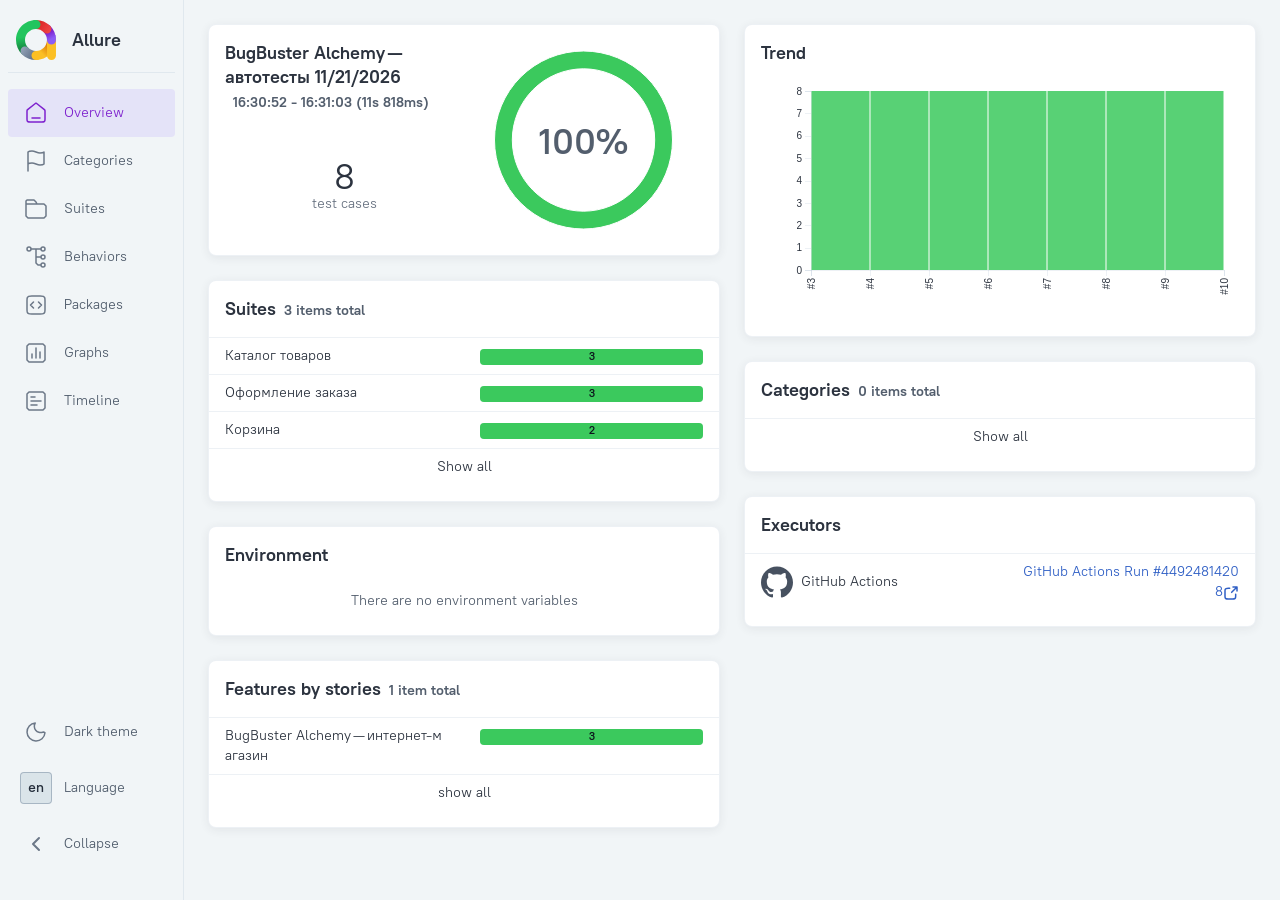
<file: allure/10/index.html>
<!DOCTYPE html>
<html dir="ltr" lang="en">
<head>
    <meta charset="utf-8">
    <meta name="allure-report-uuid" content="fd113532-829c-4b95-820f-671271c48c18">
    <title>Allure Report</title>
    <link rel="icon" href="assets/favicon-BDLHVmV7.ico">
    <!-- allure-core-head:start -->
    <!-- allure-core-head:end -->
</head>
<body>
    <div id="alert"></div>
    <div id="content">
        <span class="spinner">
            <span class="spinner__circle"></span>
        </span>
    </div>
    <div id="popup"></div>
    <!-- allure-core-body:start -->
    <script>
        window.__allureCoreLoaded = new Promise(function (resolve, reject) {
        window.__allureResolveCoreLoaded = resolve;
        window.__allureRejectCoreLoaded = reject;
    });
    </script>
    <script src="assets/index-TNctPo69.js"></script>
    <script>
        if (typeof window.__allureResolveCoreLoaded === "function") {
            window.__allureResolveCoreLoaded([]);
        }
    </script>
    <!-- allure-core-body:end -->
    <script async src="https://www.googletagmanager.com/gtag/js?id=G-FVWC4GKEYS"></script>
    <script>
        window.dataLayer = window.dataLayer || [];
        function gtag(){dataLayer.push(arguments);}
        gtag('js', new Date());
        gtag('config', 'G-FVWC4GKEYS', {
          'allureVersion': '2.44.0',
          'reportUuid': 'fd113532-829c-4b95-820f-671271c48c18',
          'single_file': false
        });
    </script>
</body>
</html>
</file>
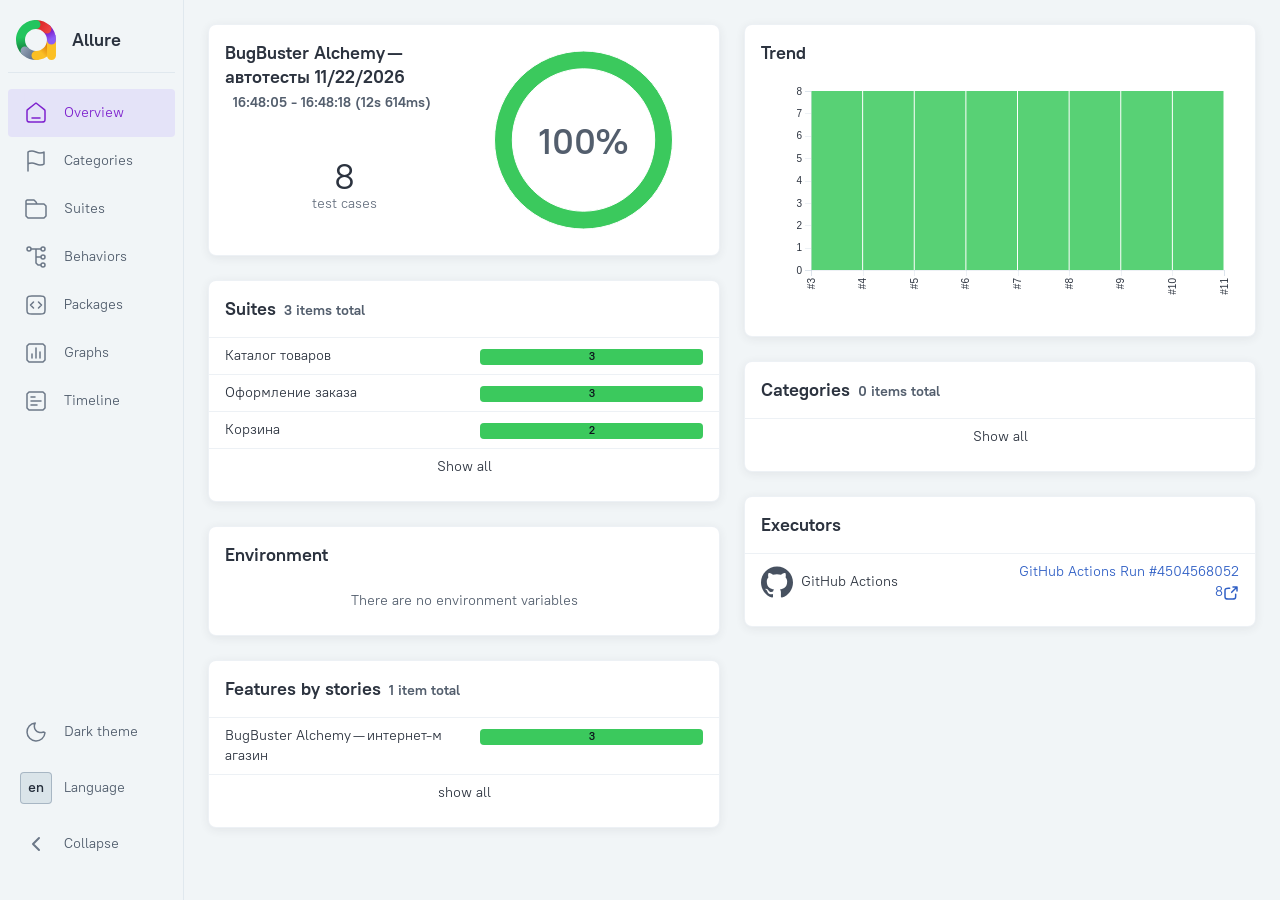
<file: allure/11/index.html>
<!DOCTYPE html>
<html dir="ltr" lang="en">
<head>
    <meta charset="utf-8">
    <meta name="allure-report-uuid" content="dfeb9bbc-eb0a-429e-8e4a-489b42975df8">
    <title>Allure Report</title>
    <link rel="icon" href="assets/favicon-BDLHVmV7.ico">
    <!-- allure-core-head:start -->
    <!-- allure-core-head:end -->
</head>
<body>
    <div id="alert"></div>
    <div id="content">
        <span class="spinner">
            <span class="spinner__circle"></span>
        </span>
    </div>
    <div id="popup"></div>
    <!-- allure-core-body:start -->
    <script>
        window.__allureCoreLoaded = new Promise(function (resolve, reject) {
        window.__allureResolveCoreLoaded = resolve;
        window.__allureRejectCoreLoaded = reject;
    });
    </script>
    <script src="assets/index-TNctPo69.js"></script>
    <script>
        if (typeof window.__allureResolveCoreLoaded === "function") {
            window.__allureResolveCoreLoaded([]);
        }
    </script>
    <!-- allure-core-body:end -->
    <script async src="https://www.googletagmanager.com/gtag/js?id=G-FVWC4GKEYS"></script>
    <script>
        window.dataLayer = window.dataLayer || [];
        function gtag(){dataLayer.push(arguments);}
        gtag('js', new Date());
        gtag('config', 'G-FVWC4GKEYS', {
          'allureVersion': '2.44.0',
          'reportUuid': 'dfeb9bbc-eb0a-429e-8e4a-489b42975df8',
          'single_file': false
        });
    </script>
</body>
</html>
</file>
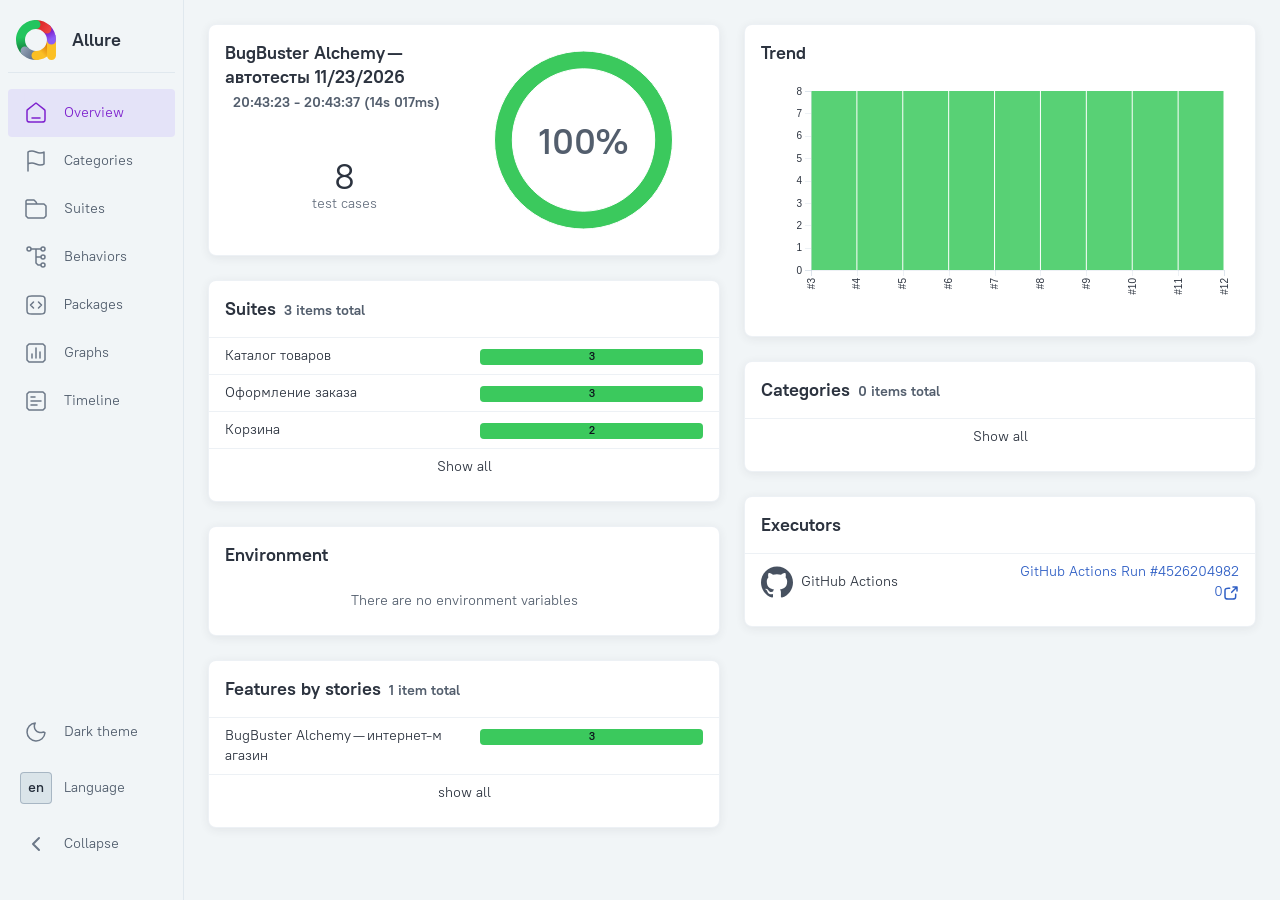
<file: allure/12/index.html>
<!DOCTYPE html>
<html dir="ltr" lang="en">
<head>
    <meta charset="utf-8">
    <meta name="allure-report-uuid" content="31b83fd7-f787-4353-962d-1c9b6b79d8f7">
    <title>Allure Report</title>
    <link rel="icon" href="assets/favicon-BDLHVmV7.ico">
    <!-- allure-core-head:start -->
    <!-- allure-core-head:end -->
</head>
<body>
    <div id="alert"></div>
    <div id="content">
        <span class="spinner">
            <span class="spinner__circle"></span>
        </span>
    </div>
    <div id="popup"></div>
    <!-- allure-core-body:start -->
    <script>
        window.__allureCoreLoaded = new Promise(function (resolve, reject) {
        window.__allureResolveCoreLoaded = resolve;
        window.__allureRejectCoreLoaded = reject;
    });
    </script>
    <script src="assets/index-TNctPo69.js"></script>
    <script>
        if (typeof window.__allureResolveCoreLoaded === "function") {
            window.__allureResolveCoreLoaded([]);
        }
    </script>
    <!-- allure-core-body:end -->
    <script async src="https://www.googletagmanager.com/gtag/js?id=G-FVWC4GKEYS"></script>
    <script>
        window.dataLayer = window.dataLayer || [];
        function gtag(){dataLayer.push(arguments);}
        gtag('js', new Date());
        gtag('config', 'G-FVWC4GKEYS', {
          'allureVersion': '2.44.0',
          'reportUuid': '31b83fd7-f787-4353-962d-1c9b6b79d8f7',
          'single_file': false
        });
    </script>
</body>
</html>
</file>
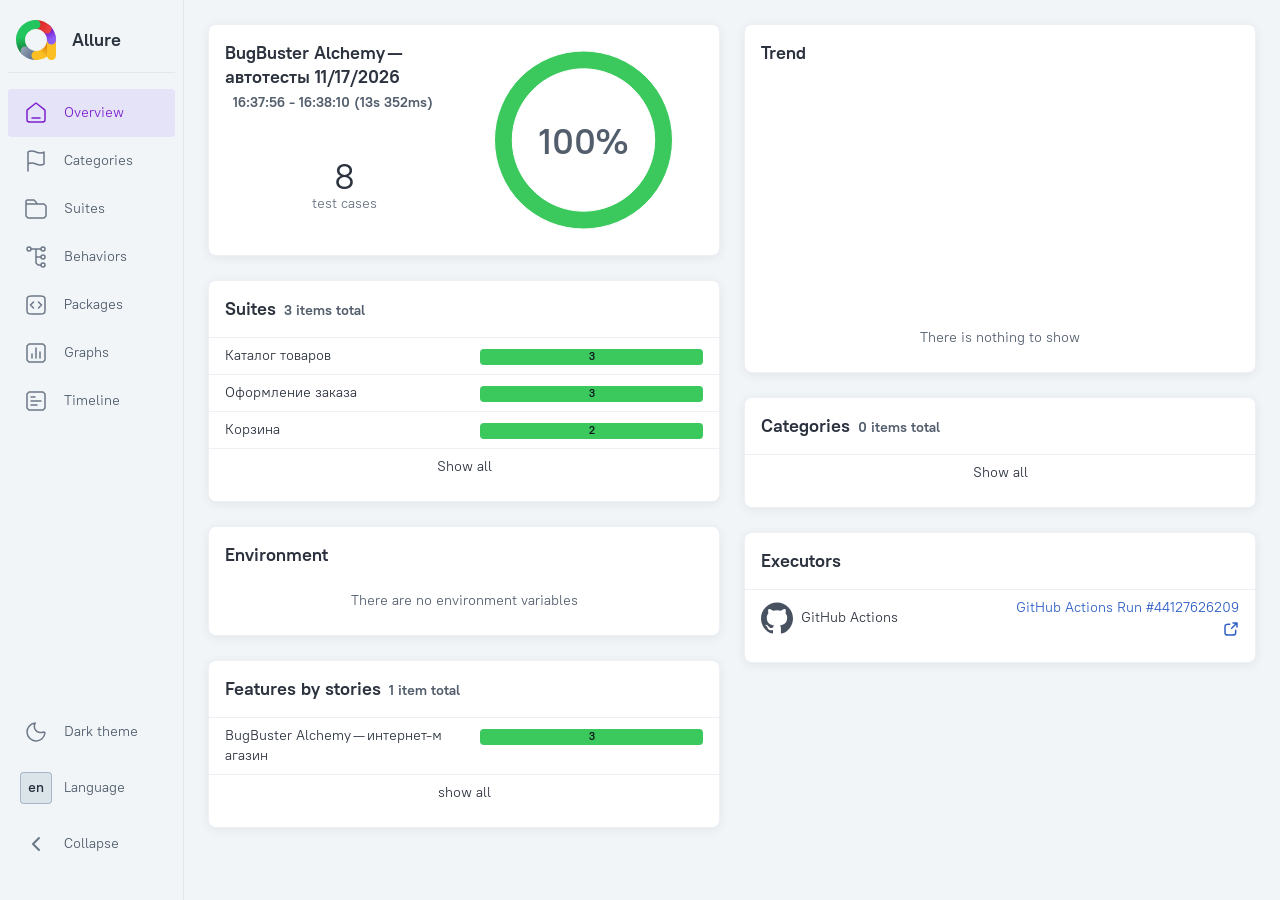
<file: allure/3/index.html>
<!DOCTYPE html>
<html dir="ltr" lang="en">
<head>
    <meta charset="utf-8">
    <meta name="allure-report-uuid" content="c19e41fc-67b7-4056-9f91-1cca1cdc5ce3">
    <title>Allure Report</title>
    <link rel="icon" href="assets/favicon-BDLHVmV7.ico">
    <!-- allure-core-head:start -->
    <!-- allure-core-head:end -->
</head>
<body>
    <div id="alert"></div>
    <div id="content">
        <span class="spinner">
            <span class="spinner__circle"></span>
        </span>
    </div>
    <div id="popup"></div>
    <!-- allure-core-body:start -->
    <script>
        window.__allureCoreLoaded = new Promise(function (resolve, reject) {
        window.__allureResolveCoreLoaded = resolve;
        window.__allureRejectCoreLoaded = reject;
    });
    </script>
    <script src="assets/index-TNctPo69.js"></script>
    <script>
        if (typeof window.__allureResolveCoreLoaded === "function") {
            window.__allureResolveCoreLoaded([]);
        }
    </script>
    <!-- allure-core-body:end -->
    <script async src="https://www.googletagmanager.com/gtag/js?id=G-FVWC4GKEYS"></script>
    <script>
        window.dataLayer = window.dataLayer || [];
        function gtag(){dataLayer.push(arguments);}
        gtag('js', new Date());
        gtag('config', 'G-FVWC4GKEYS', {
          'allureVersion': '2.44.0',
          'reportUuid': 'c19e41fc-67b7-4056-9f91-1cca1cdc5ce3',
          'single_file': false
        });
    </script>
</body>
</html>
</file>
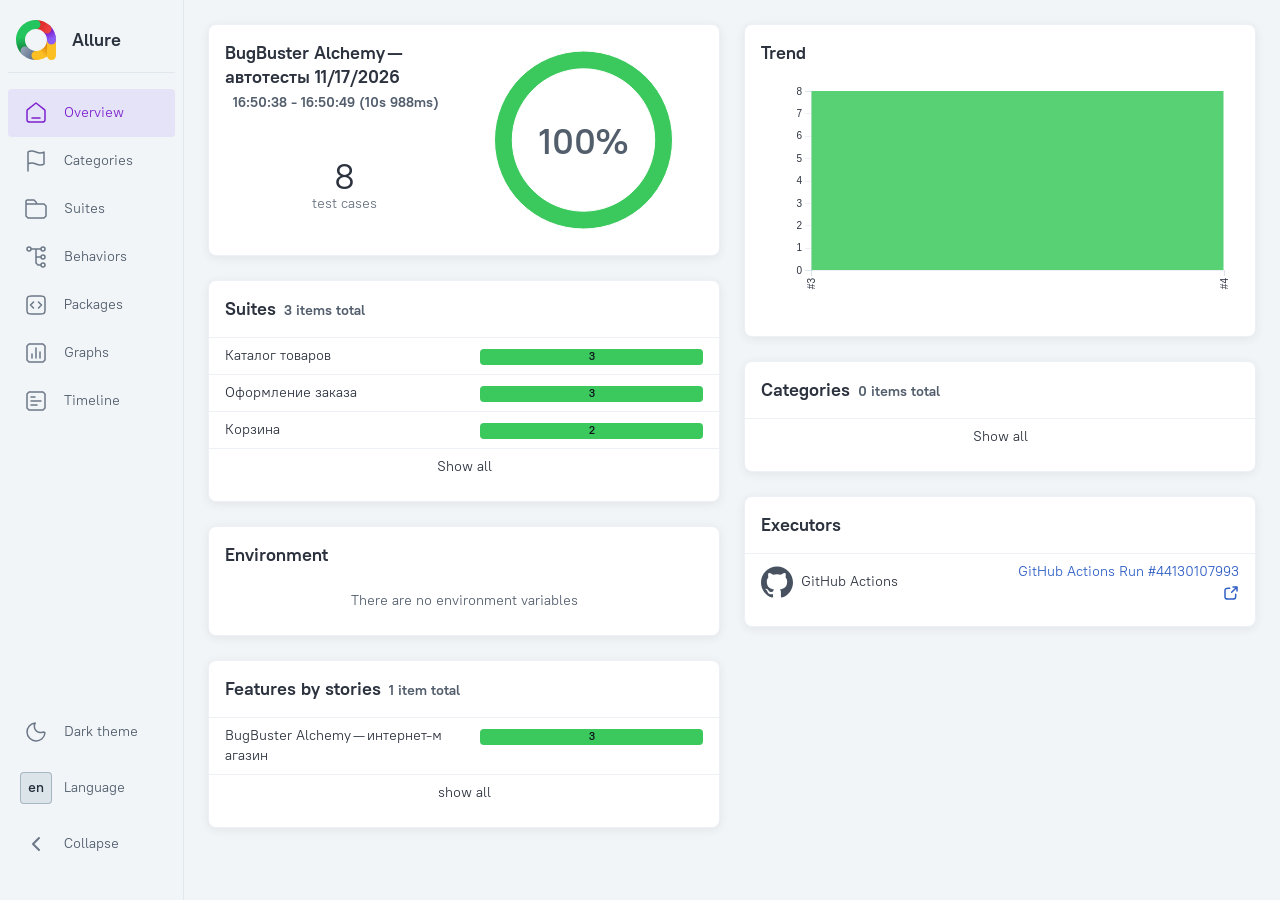
<file: allure/4/index.html>
<!DOCTYPE html>
<html dir="ltr" lang="en">
<head>
    <meta charset="utf-8">
    <meta name="allure-report-uuid" content="3458bd6c-889a-4719-9aee-a578bc53e002">
    <title>Allure Report</title>
    <link rel="icon" href="assets/favicon-BDLHVmV7.ico">
    <!-- allure-core-head:start -->
    <!-- allure-core-head:end -->
</head>
<body>
    <div id="alert"></div>
    <div id="content">
        <span class="spinner">
            <span class="spinner__circle"></span>
        </span>
    </div>
    <div id="popup"></div>
    <!-- allure-core-body:start -->
    <script>
        window.__allureCoreLoaded = new Promise(function (resolve, reject) {
        window.__allureResolveCoreLoaded = resolve;
        window.__allureRejectCoreLoaded = reject;
    });
    </script>
    <script src="assets/index-TNctPo69.js"></script>
    <script>
        if (typeof window.__allureResolveCoreLoaded === "function") {
            window.__allureResolveCoreLoaded([]);
        }
    </script>
    <!-- allure-core-body:end -->
    <script async src="https://www.googletagmanager.com/gtag/js?id=G-FVWC4GKEYS"></script>
    <script>
        window.dataLayer = window.dataLayer || [];
        function gtag(){dataLayer.push(arguments);}
        gtag('js', new Date());
        gtag('config', 'G-FVWC4GKEYS', {
          'allureVersion': '2.44.0',
          'reportUuid': '3458bd6c-889a-4719-9aee-a578bc53e002',
          'single_file': false
        });
    </script>
</body>
</html>
</file>
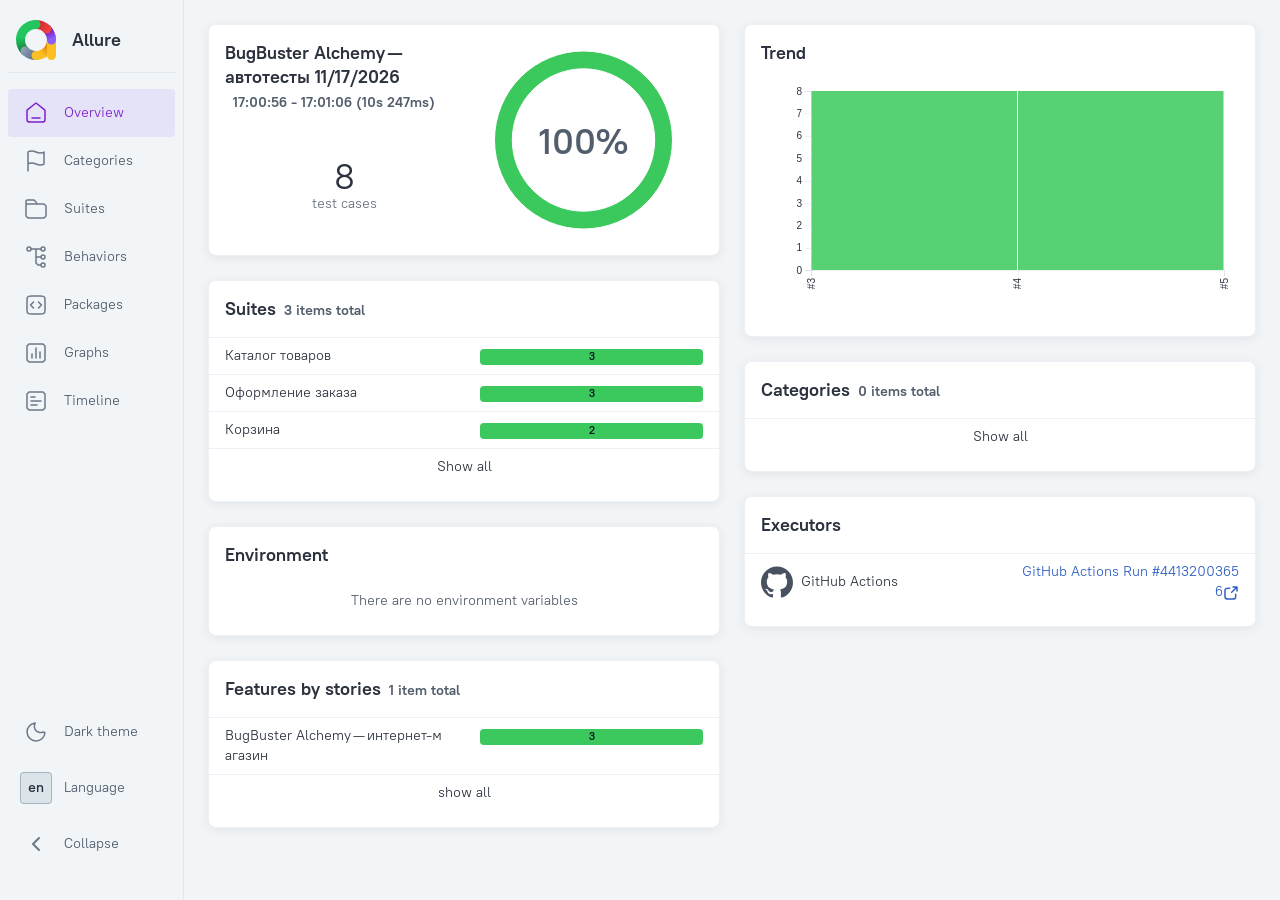
<file: allure/5/index.html>
<!DOCTYPE html>
<html dir="ltr" lang="en">
<head>
    <meta charset="utf-8">
    <meta name="allure-report-uuid" content="d1dd7752-f384-4bff-b843-332a7a8fe5e3">
    <title>Allure Report</title>
    <link rel="icon" href="assets/favicon-BDLHVmV7.ico">
    <!-- allure-core-head:start -->
    <!-- allure-core-head:end -->
</head>
<body>
    <div id="alert"></div>
    <div id="content">
        <span class="spinner">
            <span class="spinner__circle"></span>
        </span>
    </div>
    <div id="popup"></div>
    <!-- allure-core-body:start -->
    <script>
        window.__allureCoreLoaded = new Promise(function (resolve, reject) {
        window.__allureResolveCoreLoaded = resolve;
        window.__allureRejectCoreLoaded = reject;
    });
    </script>
    <script src="assets/index-TNctPo69.js"></script>
    <script>
        if (typeof window.__allureResolveCoreLoaded === "function") {
            window.__allureResolveCoreLoaded([]);
        }
    </script>
    <!-- allure-core-body:end -->
    <script async src="https://www.googletagmanager.com/gtag/js?id=G-FVWC4GKEYS"></script>
    <script>
        window.dataLayer = window.dataLayer || [];
        function gtag(){dataLayer.push(arguments);}
        gtag('js', new Date());
        gtag('config', 'G-FVWC4GKEYS', {
          'allureVersion': '2.44.0',
          'reportUuid': 'd1dd7752-f384-4bff-b843-332a7a8fe5e3',
          'single_file': false
        });
    </script>
</body>
</html>
</file>
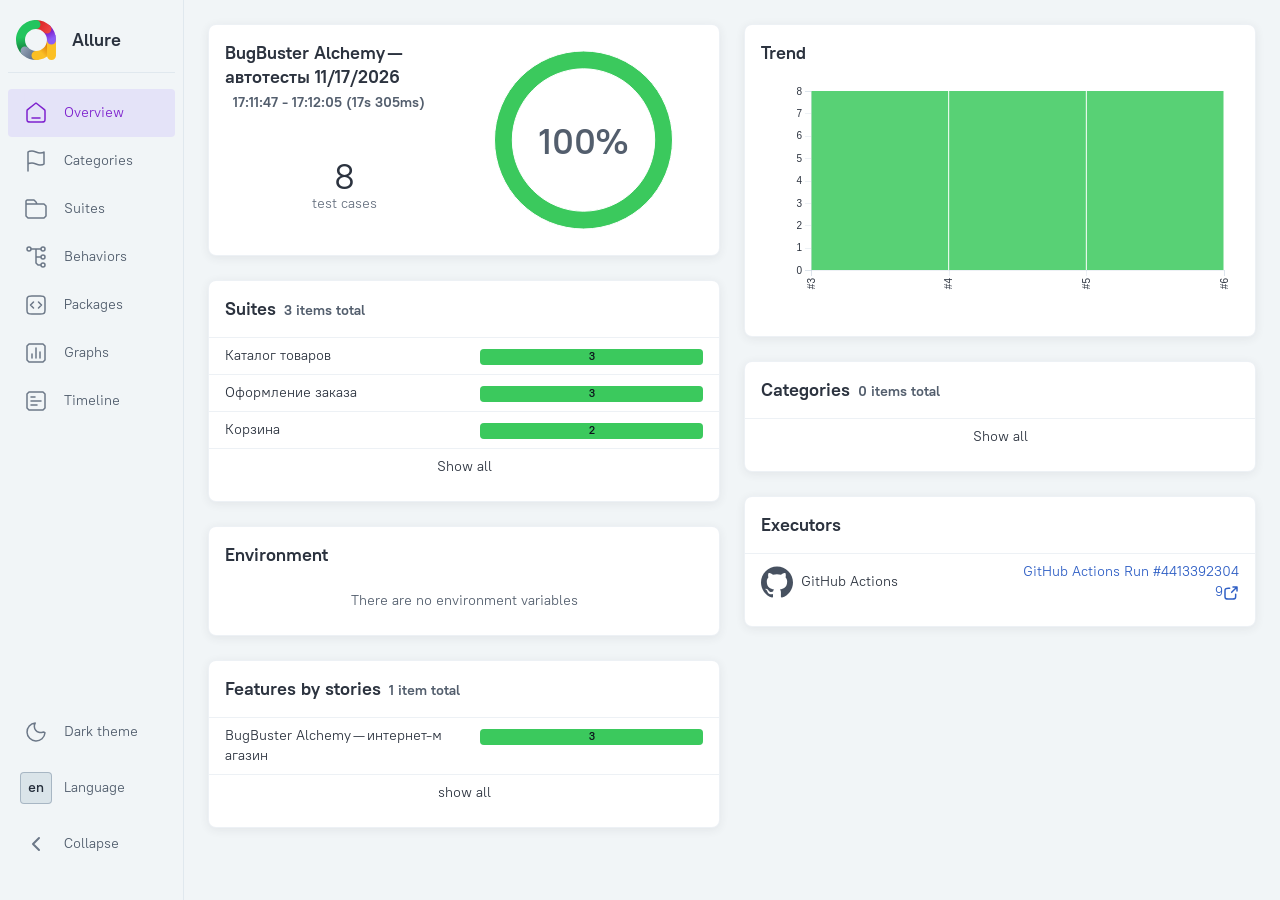
<file: allure/6/index.html>
<!DOCTYPE html>
<html dir="ltr" lang="en">
<head>
    <meta charset="utf-8">
    <meta name="allure-report-uuid" content="0dd0bab0-b105-4ab2-bab1-c8a50fcc3145">
    <title>Allure Report</title>
    <link rel="icon" href="assets/favicon-BDLHVmV7.ico">
    <!-- allure-core-head:start -->
    <!-- allure-core-head:end -->
</head>
<body>
    <div id="alert"></div>
    <div id="content">
        <span class="spinner">
            <span class="spinner__circle"></span>
        </span>
    </div>
    <div id="popup"></div>
    <!-- allure-core-body:start -->
    <script>
        window.__allureCoreLoaded = new Promise(function (resolve, reject) {
        window.__allureResolveCoreLoaded = resolve;
        window.__allureRejectCoreLoaded = reject;
    });
    </script>
    <script src="assets/index-TNctPo69.js"></script>
    <script>
        if (typeof window.__allureResolveCoreLoaded === "function") {
            window.__allureResolveCoreLoaded([]);
        }
    </script>
    <!-- allure-core-body:end -->
    <script async src="https://www.googletagmanager.com/gtag/js?id=G-FVWC4GKEYS"></script>
    <script>
        window.dataLayer = window.dataLayer || [];
        function gtag(){dataLayer.push(arguments);}
        gtag('js', new Date());
        gtag('config', 'G-FVWC4GKEYS', {
          'allureVersion': '2.44.0',
          'reportUuid': '0dd0bab0-b105-4ab2-bab1-c8a50fcc3145',
          'single_file': false
        });
    </script>
</body>
</html>
</file>
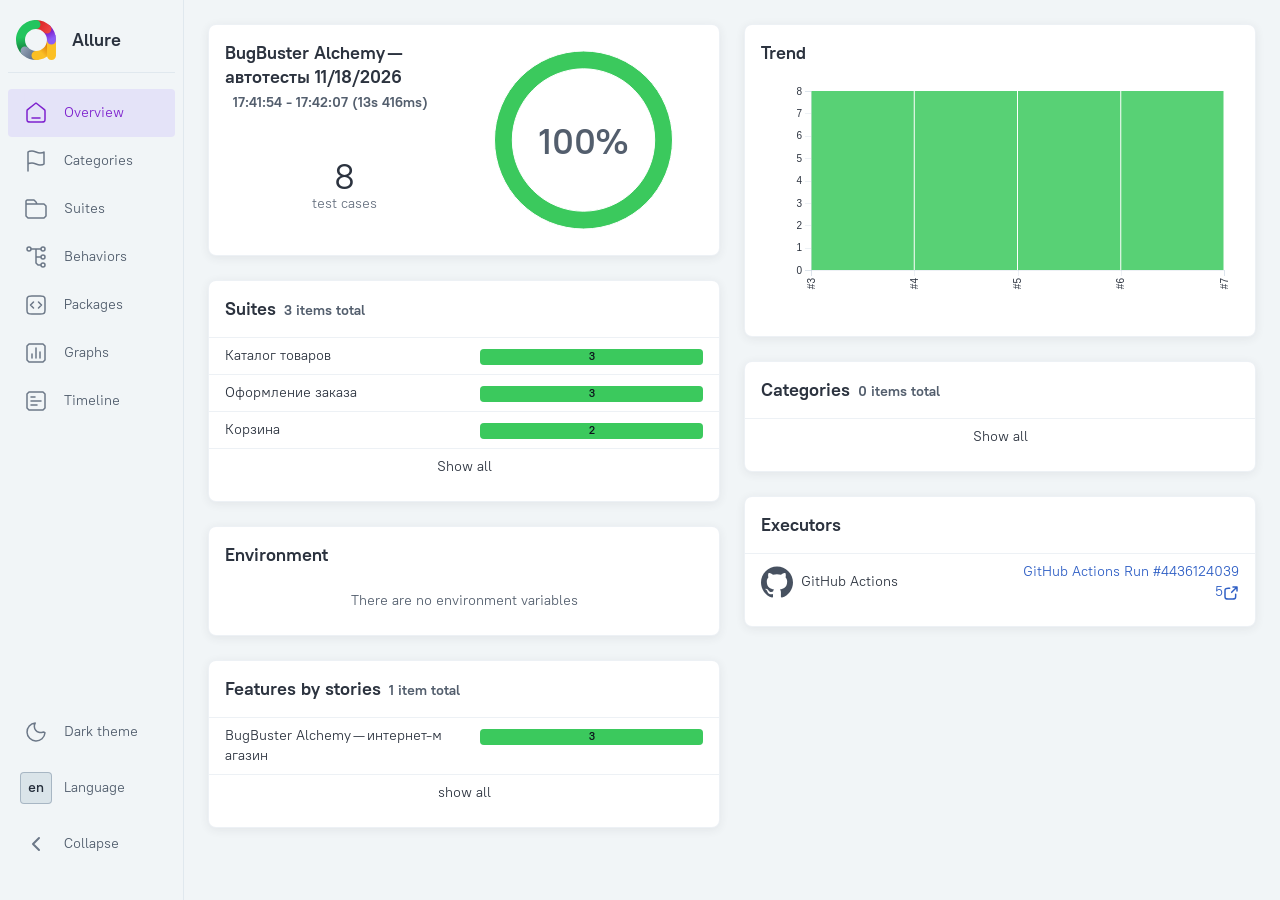
<file: allure/7/index.html>
<!DOCTYPE html>
<html dir="ltr" lang="en">
<head>
    <meta charset="utf-8">
    <meta name="allure-report-uuid" content="8a41d7b7-6a30-49fd-8d57-5eb9c71cafae">
    <title>Allure Report</title>
    <link rel="icon" href="assets/favicon-BDLHVmV7.ico">
    <!-- allure-core-head:start -->
    <!-- allure-core-head:end -->
</head>
<body>
    <div id="alert"></div>
    <div id="content">
        <span class="spinner">
            <span class="spinner__circle"></span>
        </span>
    </div>
    <div id="popup"></div>
    <!-- allure-core-body:start -->
    <script>
        window.__allureCoreLoaded = new Promise(function (resolve, reject) {
        window.__allureResolveCoreLoaded = resolve;
        window.__allureRejectCoreLoaded = reject;
    });
    </script>
    <script src="assets/index-TNctPo69.js"></script>
    <script>
        if (typeof window.__allureResolveCoreLoaded === "function") {
            window.__allureResolveCoreLoaded([]);
        }
    </script>
    <!-- allure-core-body:end -->
    <script async src="https://www.googletagmanager.com/gtag/js?id=G-FVWC4GKEYS"></script>
    <script>
        window.dataLayer = window.dataLayer || [];
        function gtag(){dataLayer.push(arguments);}
        gtag('js', new Date());
        gtag('config', 'G-FVWC4GKEYS', {
          'allureVersion': '2.44.0',
          'reportUuid': '8a41d7b7-6a30-49fd-8d57-5eb9c71cafae',
          'single_file': false
        });
    </script>
</body>
</html>
</file>
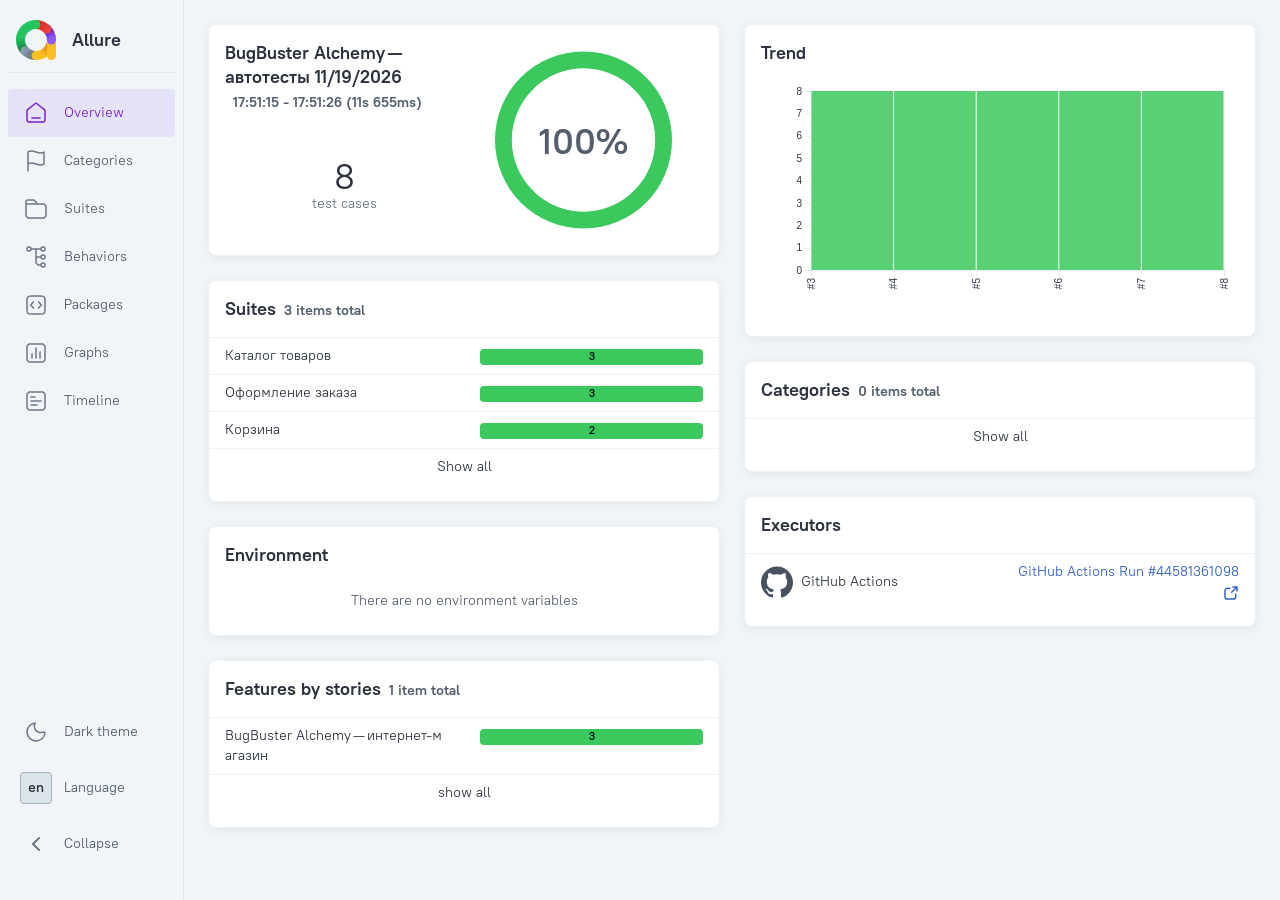
<file: allure/8/index.html>
<!DOCTYPE html>
<html dir="ltr" lang="en">
<head>
    <meta charset="utf-8">
    <meta name="allure-report-uuid" content="bd8934d1-595b-4e05-b5d4-7df1034aabb0">
    <title>Allure Report</title>
    <link rel="icon" href="assets/favicon-BDLHVmV7.ico">
    <!-- allure-core-head:start -->
    <!-- allure-core-head:end -->
</head>
<body>
    <div id="alert"></div>
    <div id="content">
        <span class="spinner">
            <span class="spinner__circle"></span>
        </span>
    </div>
    <div id="popup"></div>
    <!-- allure-core-body:start -->
    <script>
        window.__allureCoreLoaded = new Promise(function (resolve, reject) {
        window.__allureResolveCoreLoaded = resolve;
        window.__allureRejectCoreLoaded = reject;
    });
    </script>
    <script src="assets/index-TNctPo69.js"></script>
    <script>
        if (typeof window.__allureResolveCoreLoaded === "function") {
            window.__allureResolveCoreLoaded([]);
        }
    </script>
    <!-- allure-core-body:end -->
    <script async src="https://www.googletagmanager.com/gtag/js?id=G-FVWC4GKEYS"></script>
    <script>
        window.dataLayer = window.dataLayer || [];
        function gtag(){dataLayer.push(arguments);}
        gtag('js', new Date());
        gtag('config', 'G-FVWC4GKEYS', {
          'allureVersion': '2.44.0',
          'reportUuid': 'bd8934d1-595b-4e05-b5d4-7df1034aabb0',
          'single_file': false
        });
    </script>
</body>
</html>
</file>
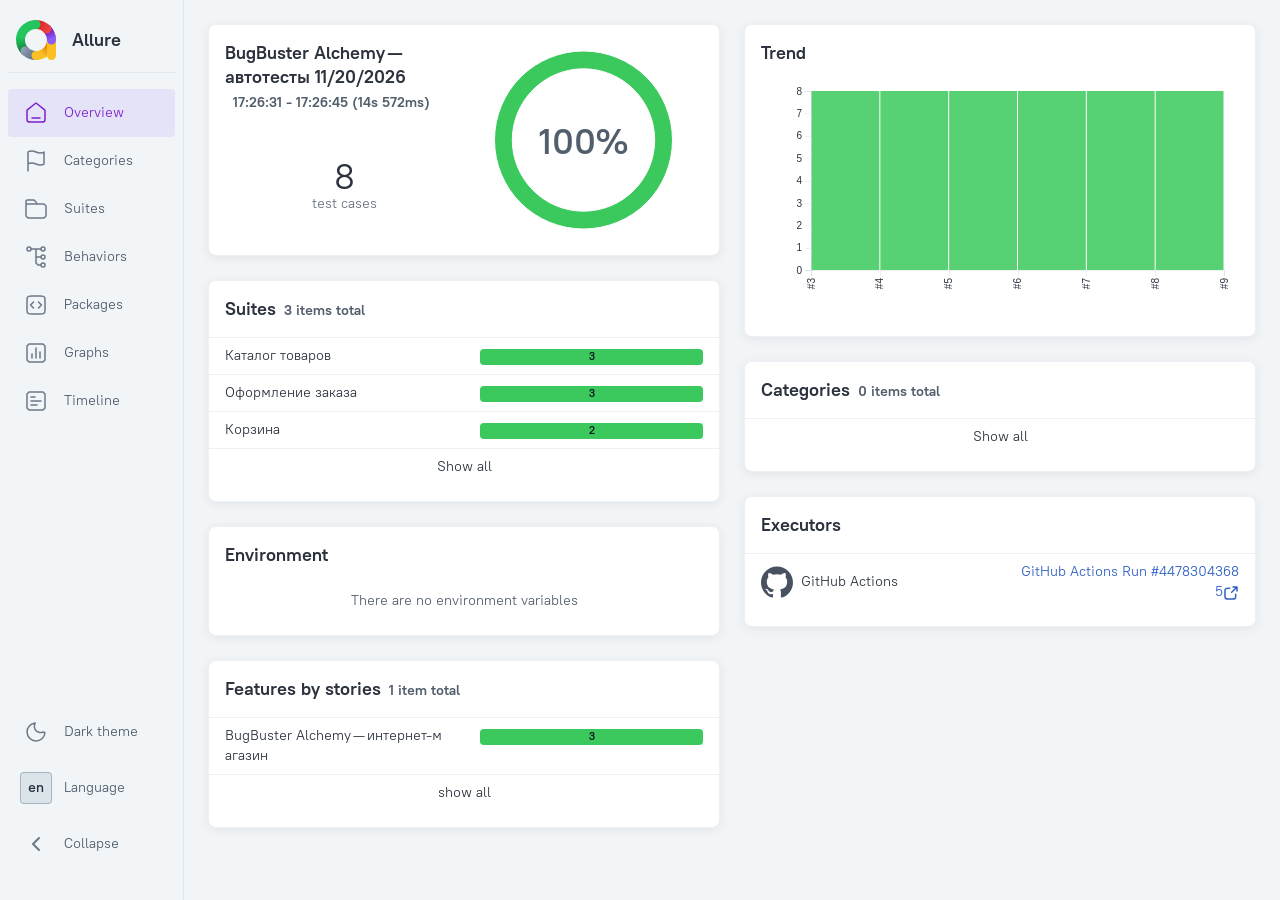
<file: allure/9/index.html>
<!DOCTYPE html>
<html dir="ltr" lang="en">
<head>
    <meta charset="utf-8">
    <meta name="allure-report-uuid" content="9a0c2aed-5a46-4ec6-a34e-22178fb9e895">
    <title>Allure Report</title>
    <link rel="icon" href="assets/favicon-BDLHVmV7.ico">
    <!-- allure-core-head:start -->
    <!-- allure-core-head:end -->
</head>
<body>
    <div id="alert"></div>
    <div id="content">
        <span class="spinner">
            <span class="spinner__circle"></span>
        </span>
    </div>
    <div id="popup"></div>
    <!-- allure-core-body:start -->
    <script>
        window.__allureCoreLoaded = new Promise(function (resolve, reject) {
        window.__allureResolveCoreLoaded = resolve;
        window.__allureRejectCoreLoaded = reject;
    });
    </script>
    <script src="assets/index-TNctPo69.js"></script>
    <script>
        if (typeof window.__allureResolveCoreLoaded === "function") {
            window.__allureResolveCoreLoaded([]);
        }
    </script>
    <!-- allure-core-body:end -->
    <script async src="https://www.googletagmanager.com/gtag/js?id=G-FVWC4GKEYS"></script>
    <script>
        window.dataLayer = window.dataLayer || [];
        function gtag(){dataLayer.push(arguments);}
        gtag('js', new Date());
        gtag('config', 'G-FVWC4GKEYS', {
          'allureVersion': '2.44.0',
          'reportUuid': '9a0c2aed-5a46-4ec6-a34e-22178fb9e895',
          'single_file': false
        });
    </script>
</body>
</html>
</file>
